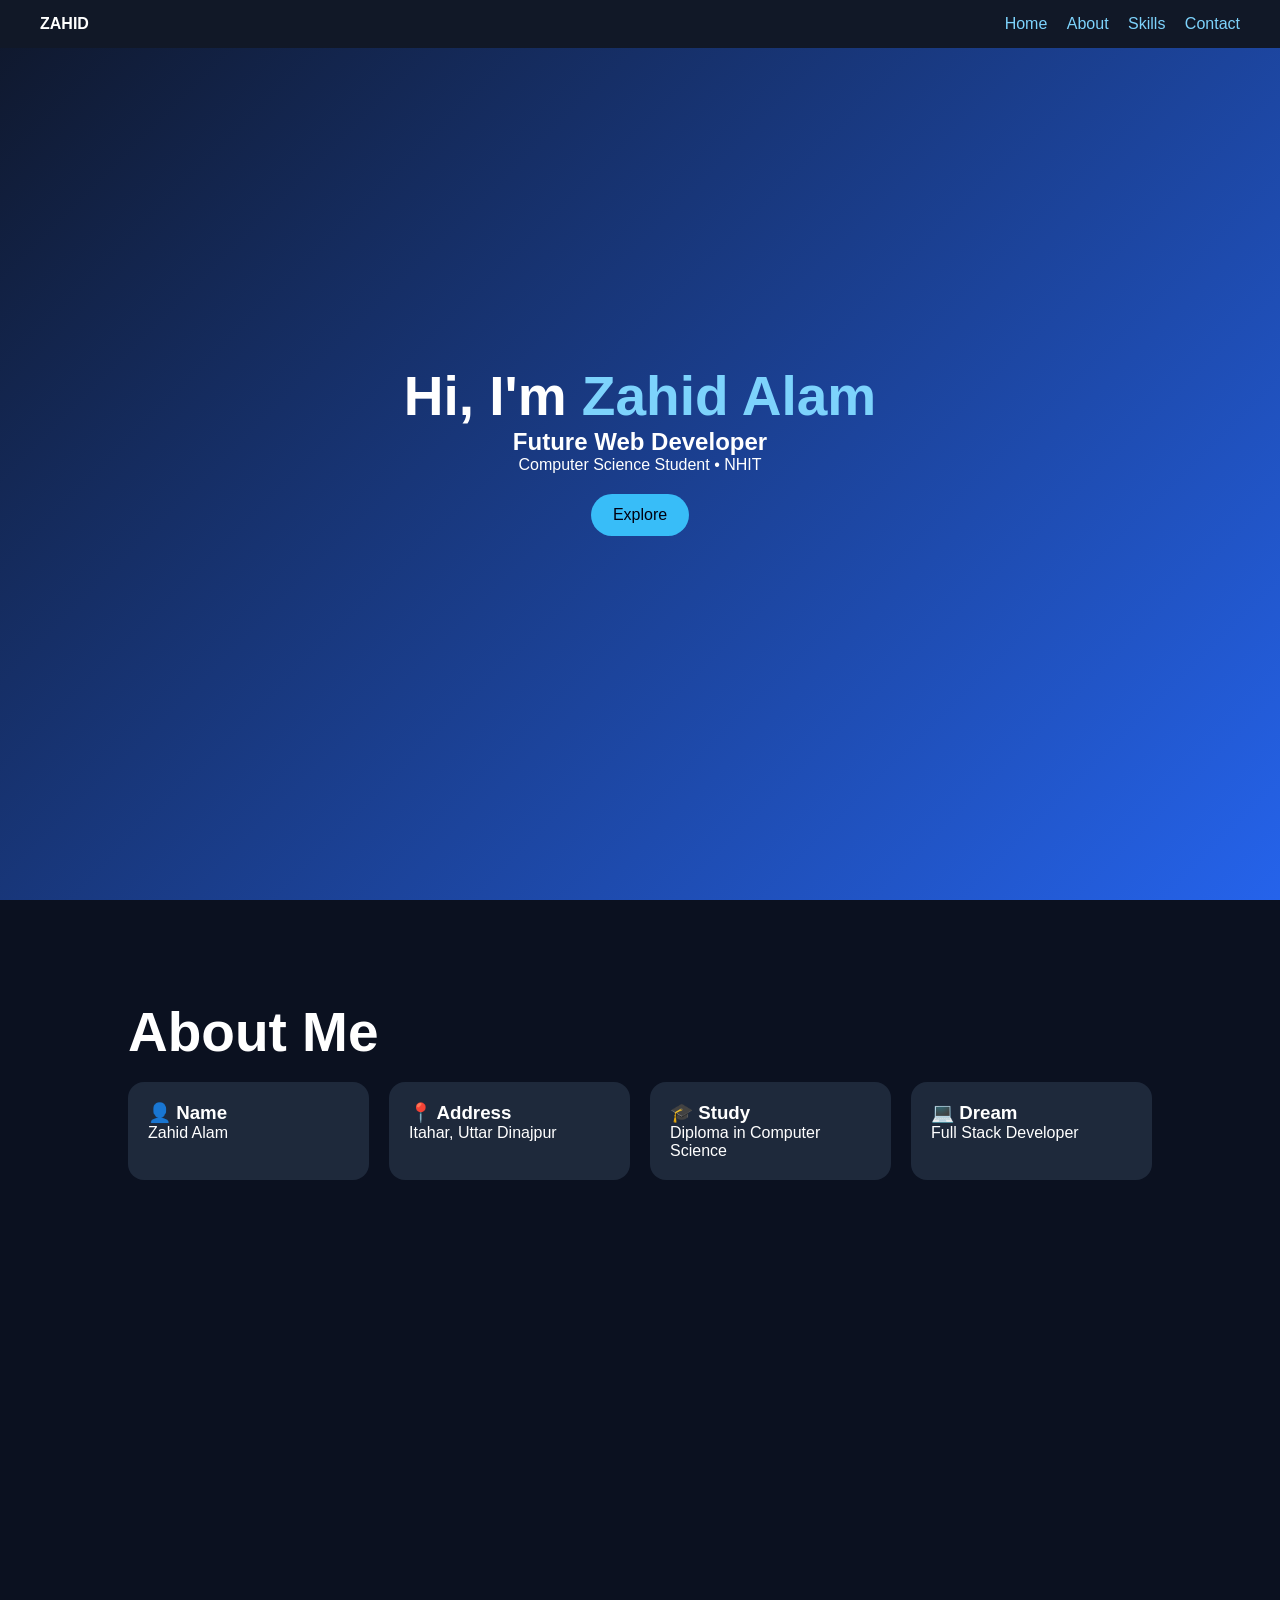
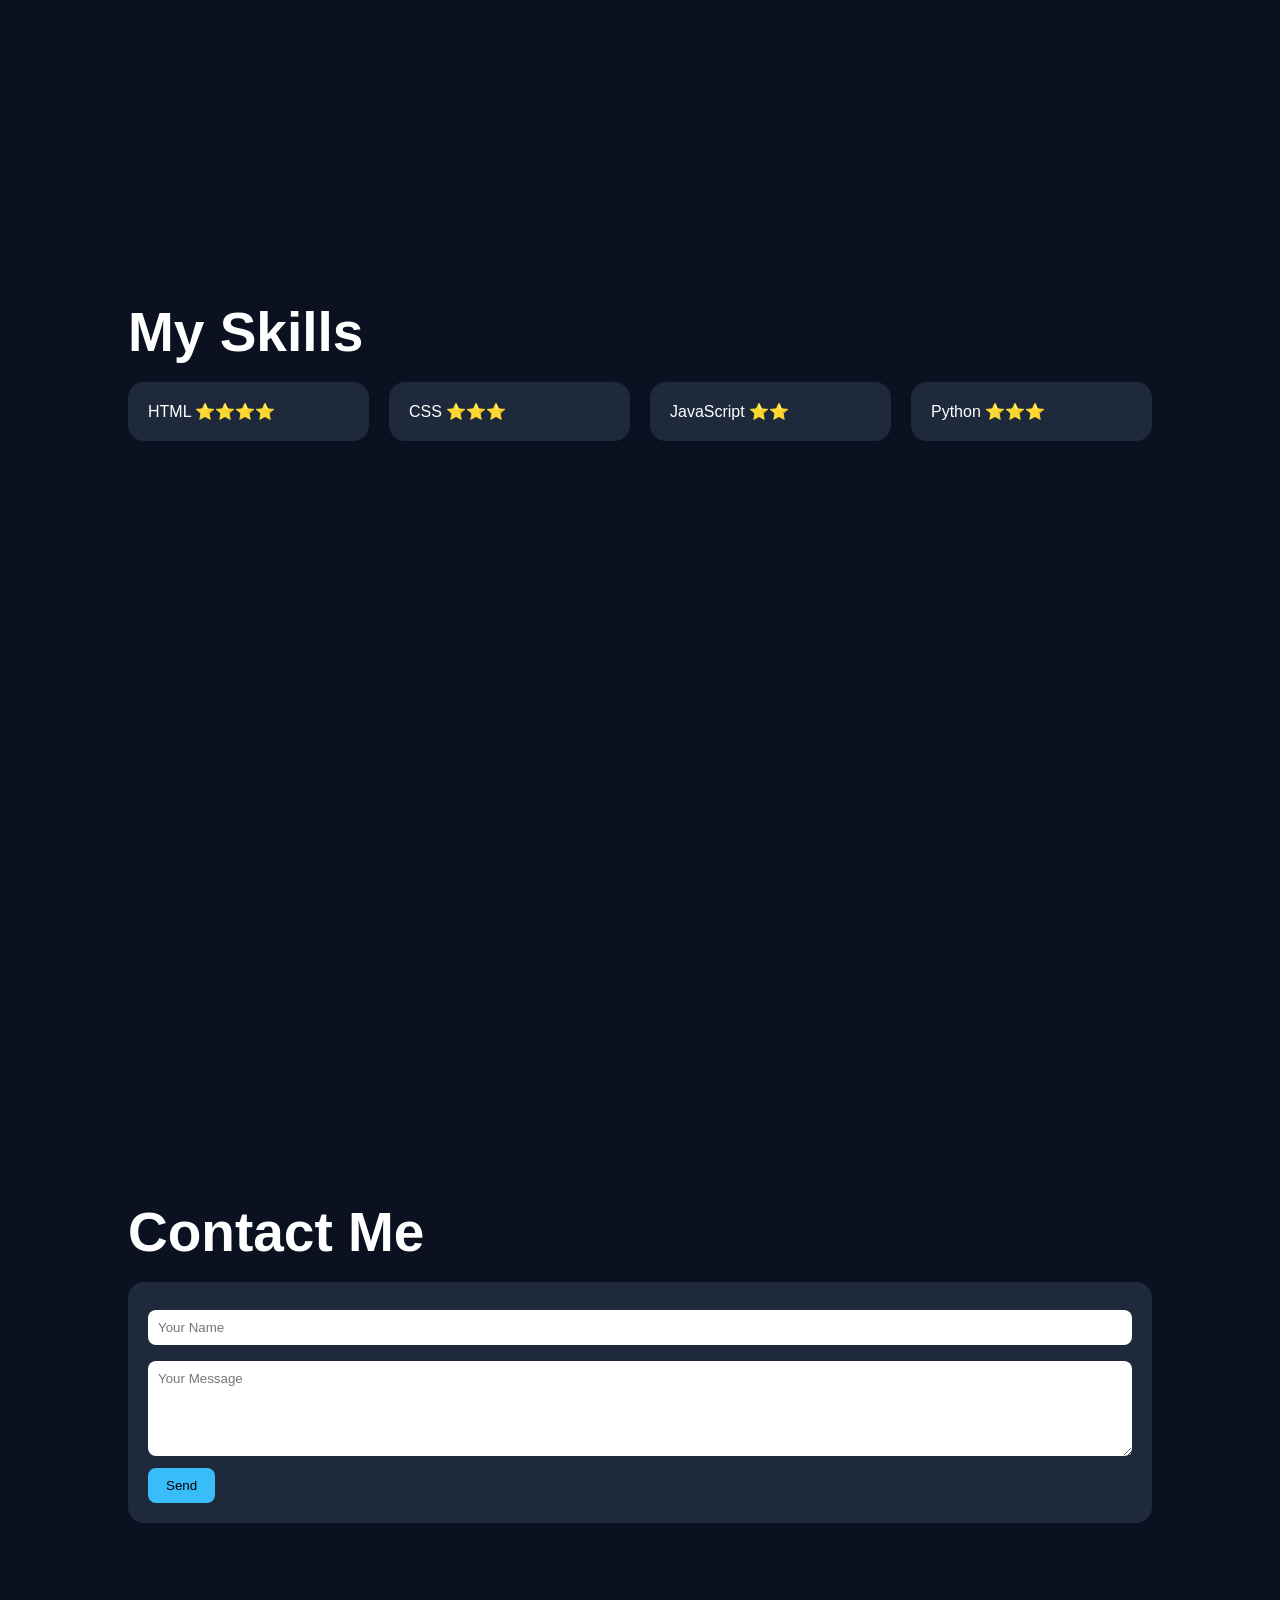
<file: za.html>
<!DOCTYPE html>
<html lang="en">
<head>
<meta charset="UTF-8">
<meta name="viewport" content="width=device-width, initial-scale=1.0">
<title>Zahid Alam | Portfolio</title>
<style>
*{margin:0;padding:0;box-sizing:border-box;font-family:Arial}
html{scroll-behavior:smooth}
body{background:#0b1120;color:#fff}
nav{position:fixed;top:0;width:100%;padding:15px 40px;
display:flex;justify-content:space-between;background:#111827}
nav a{color:#7dd3fc;text-decoration:none;margin-left:15px}
section{min-height:100vh;padding:100px 10%}
#home{display:flex;justify-content:center;align-items:center;
background:linear-gradient(135deg,#0f172a,#2563eb);text-align:center}
h1{font-size:55px} span{color:#7dd3fc}
.btn{display:inline-block;margin-top:20px;padding:12px 22px;
background:#38bdf8;color:#001;border-radius:30px;text-decoration:none}
.grid{display:grid;grid-template-columns:repeat(auto-fit,minmax(220px,1fr));gap:20px}
.card{background:#1e293b;padding:20px;border-radius:16px}
input,textarea{width:100%;padding:10px;margin:8px 0;border:none;border-radius:8px}
button{padding:10px 18px;background:#38bdf8;border:none;border-radius:8px}
</style>
</head>
<body>

<nav>
<b>ZAHID</b>
<div>
<a href="#home">Home</a>
<a href="#about">About</a>
<a href="#skills">Skills</a>
<a href="#contact">Contact</a>
</div>
</nav>

<section id="home">
<div>
<h1>Hi, I'm <span>Zahid Alam</span></h1>
<h2 id="type"></h2>
<p>Computer Science Student • NHIT</p>
<a class="btn" href="#about">Explore</a>
</div>
</section>

<section id="about">
<h1>About Me</h1><br>
<div class="grid">
<div class="card"><h3>👤 Name</h3><p>Zahid Alam</p></div>
<div class="card"><h3>📍 Address</h3><p>Itahar, Uttar Dinajpur</p></div>
<div class="card"><h3>🎓 Study</h3><p>Diploma in Computer Science</p></div>
<div class="card"><h3>💻 Dream</h3><p>Full Stack Developer</p></div>
</div>
</section>

<section id="skills">
<h1>My Skills</h1><br>
<div class="grid">
<div class="card">HTML ⭐⭐⭐⭐</div>
<div class="card">CSS ⭐⭐⭐</div>
<div class="card">JavaScript ⭐⭐</div>
<div class="card">Python ⭐⭐⭐</div>
</div>
</section>

<section id="contact">
<h1>Contact Me</h1><br>
<div class="card">
<input placeholder="Your Name">
<textarea rows="5" placeholder="Your Message"></textarea>
<button onclick="send()">Send</button>
<p id="msg"></p>
</div>
</section>

<script>
let t="Future Web Developer";
let i=0;
function type(){
 if(i<t.length){
  document.getElementById("type").innerHTML+=t.charAt(i);
  i++;
  setTimeout(type,70);
 }
}
type();

function send(){
 document.getElementById("msg").innerHTML="✅ Thanks for visiting my portfolio!";
}
</script>

</body>
</html>
</file>
